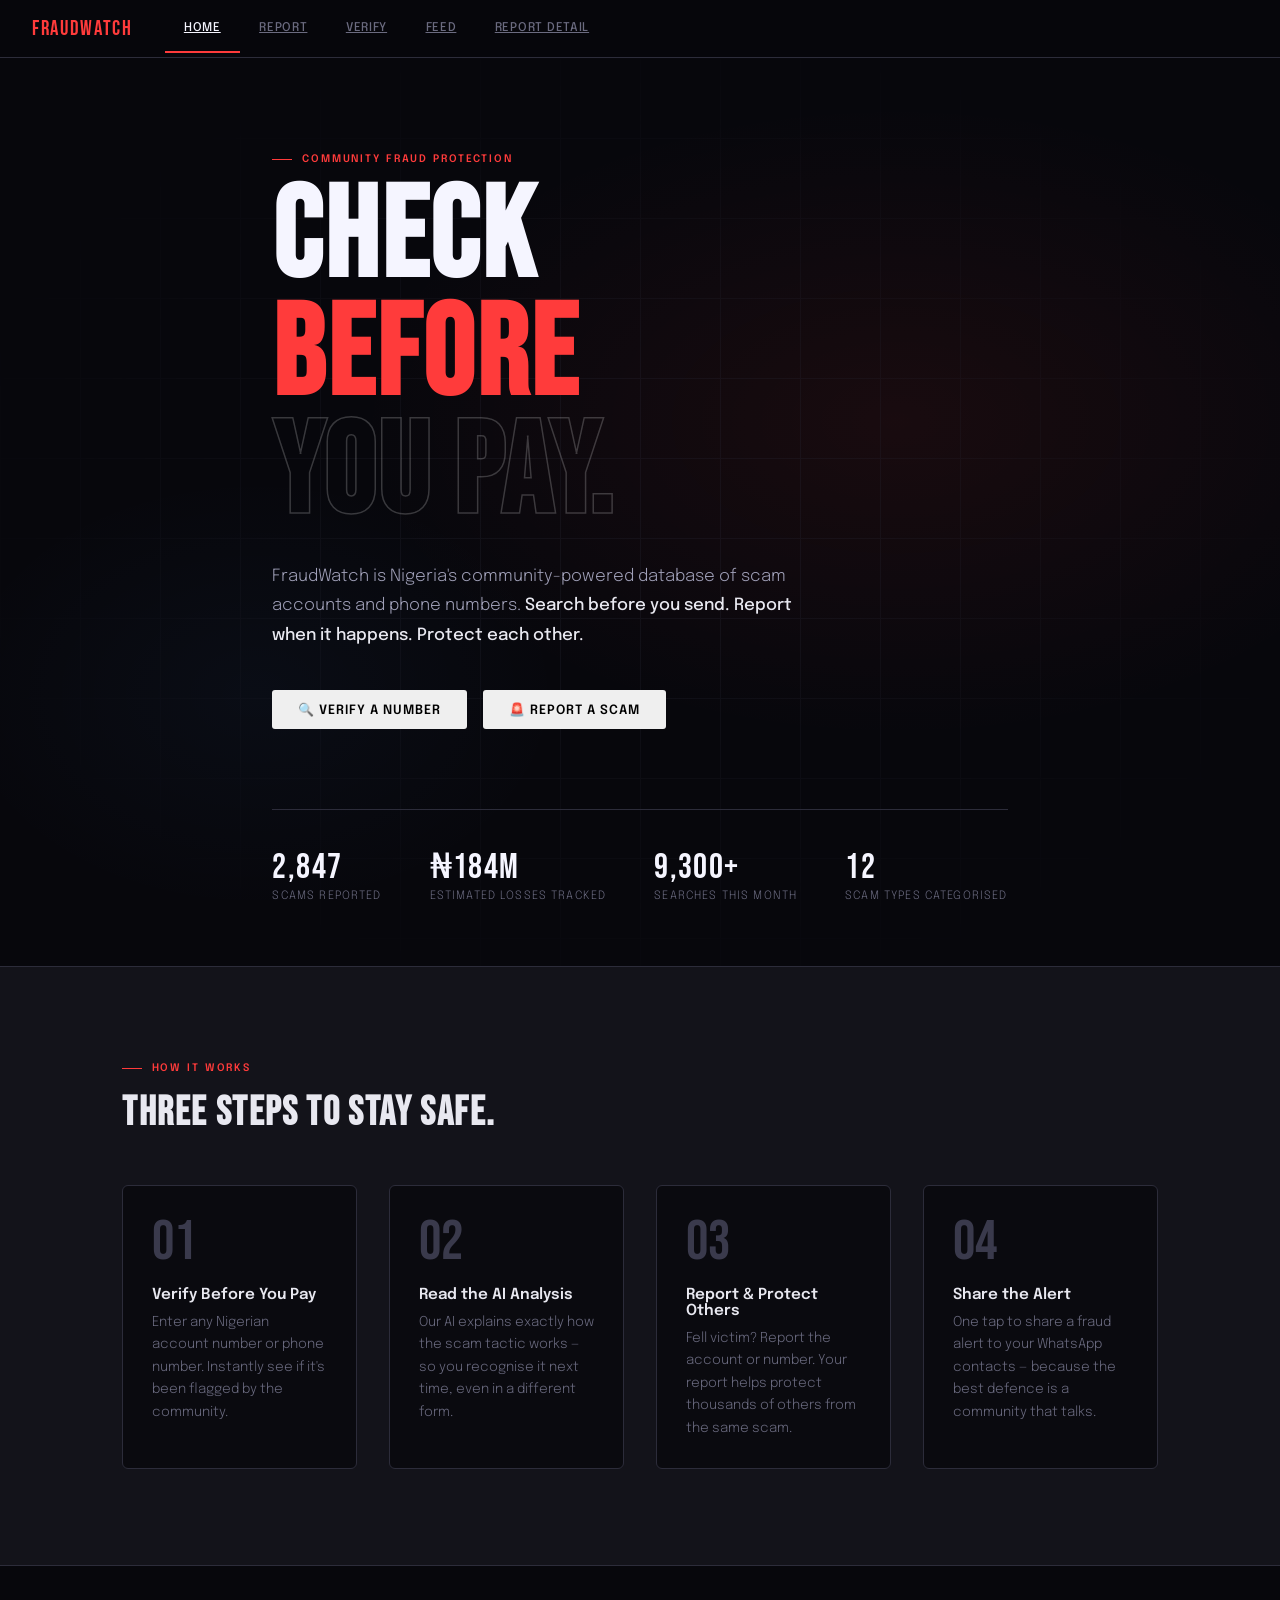
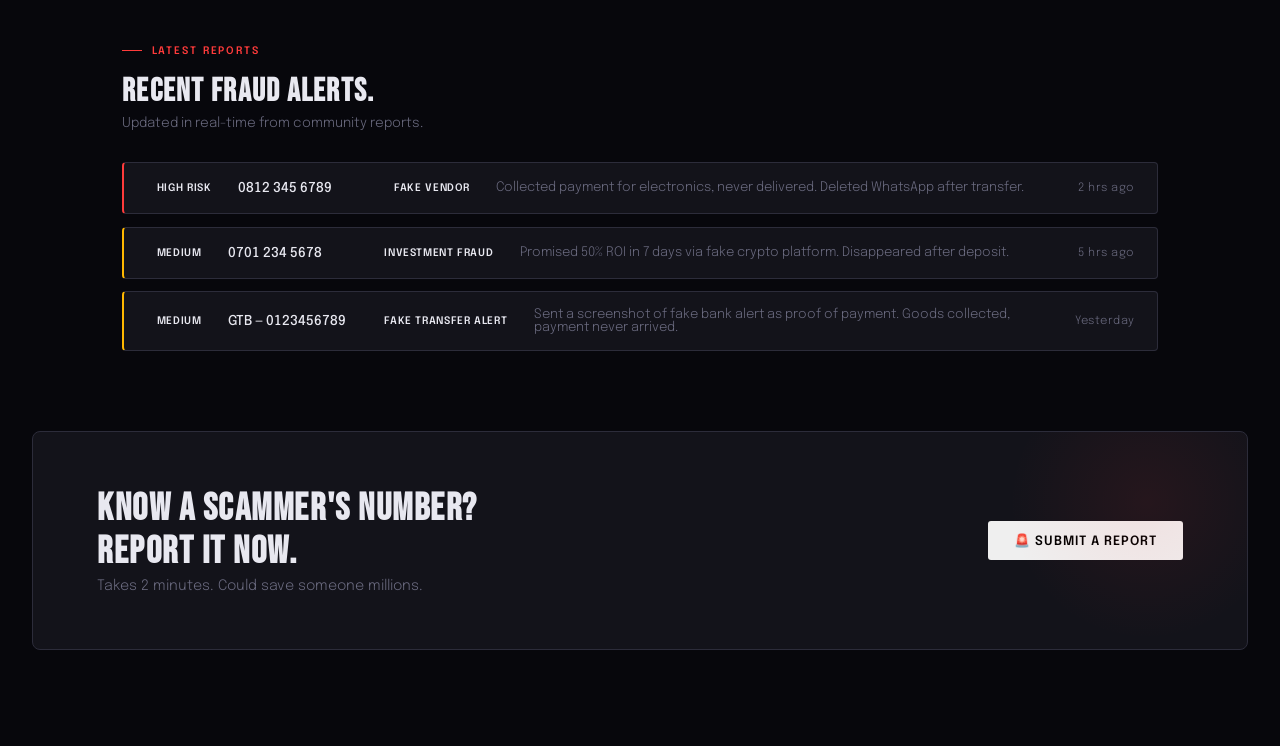
<file: index.html>
<!DOCTYPE html>
<html lang="en">
<head>
    <meta charset="UTF-8">
    <meta name="viewport" content="width=device-width, initial-scale=1.0">
    <title>Fraudwatch</title>
    <link rel="stylesheet" href="fraudwatch.css">
    <link href="https://fonts.googleapis.com/css2?family=Bebas+Neue&family=Epilogue:ital,wght@0,300;0,400;0,500;0,600;1,300;1,400&display=swap" rel="stylesheet"/>
</head>
<body>
    <!-- ── NAV ── -->

<nav class="page-nav">
  <div class="nav-logo">FraudWatch</div>
  <a class="nav-tab active" href="index.html">Home</a>
  <a class="nav-tab" href="report.html">Report</a>
  <a class="nav-tab" href="verify.html">Verify</a>
  <a class="nav-tab" href="feed.html">Feed</a>
  <a class="nav-tab" href="report-detail.html">Report Detail</a>
</nav>

    <div id="page-landing" class="page active">

  <section class="hero">
    <div class="hero-bg"></div>
    <div class="hero-grid-lines"></div>
    <div class="container hero-inner">
      <div class="eyebrow">Community fraud protection</div>
      <h1 class="hero-title">
        Check<br>
        <em>Before</em><br>
        <span class="outline">You Pay.</span>
      </h1>
      <p class="hero-sub">
        FraudWatch is Nigeria's community-powered database of scam accounts and phone numbers.
        <strong>Search before you send. Report when it happens. Protect each other.</strong>
      </p>
      <div class="hero-actions">
        <button class="btn btn--primary" onclick="showPage('verify', document.querySelectorAll('.nav-tab')[2])">🔍 Verify a Number</button>
        <button class="btn btn--ghost" onclick="showPage('report', document.querySelectorAll('.nav-tab')[1])">🚨 Report a Scam</button>
      </div>
      <div class="hero-stats">
        <div class="stat-item">
          <span class="stat-num">2,847</span>
          <span class="stat-label">Scams Reported</span>
        </div>
        <div class="stat-item">
          <span class="stat-num">₦184M</span>
          <span class="stat-label">Estimated Losses Tracked</span>
        </div>
        <div class="stat-item">
          <span class="stat-num">9,300+</span>
          <span class="stat-label">Searches This Month</span>
        </div>
        <div class="stat-item">
          <span class="stat-num">12</span>
          <span class="stat-label">Scam Types Categorised</span>
        </div>
      </div>
    </div>
  </section>

  <section class="how-section">
    <div class="container">
      <div class="eyebrow">How it works</div>
      <h2 style="font-family:'Bebas Neue',sans-serif;font-size:2.5rem;letter-spacing:0.04em;">Three steps to stay safe.</h2>
      <div class="steps-grid">
        <div class="step-card">
          <div class="step-num">01</div>
          <h3>Verify Before You Pay</h3>
          <p>Enter any Nigerian account number or phone number. Instantly see if it's been flagged by the community.</p>
        </div>
        <div class="step-card">
          <div class="step-num">02</div>
          <h3>Read the AI Analysis</h3>
          <p>Our AI explains exactly how the scam tactic works — so you recognise it next time, even in a different form.</p>
        </div>
        <div class="step-card">
          <div class="step-num">03</div>
          <h3>Report & Protect Others</h3>
          <p>Fell victim? Report the account or number. Your report helps protect thousands of others from the same scam.</p>
        </div>
        <div class="step-card">
            <div class="step-num">04</div>
          <h3>Share the Alert</h3>
          <p>One tap to share a fraud alert to your WhatsApp contacts — because the best defence is a community that talks.</p>
        </div>
      </div>
    </div>
  </section>

  <section class="alerts-strip">
    <div class="container">
      <div class="eyebrow">Latest reports</div>
      <h2 style="font-family:'Bebas Neue',sans-serif;font-size:2rem;letter-spacing:0.04em;margin-bottom:0.3rem;">Recent fraud alerts.</h2>
      <p style="font-size:0.85rem;color:var(--muted);margin-bottom:1.5rem;">Updated in real-time from community reports.</p>
      <div class="alerts-list">
        <div class="alert-row">
          <span class="chip chip--high">High Risk</span>
          <span class="alert-num">0812 345 6789</span>
          <span class="chip chip--cat">Fake Vendor</span>
          <span class="alert-desc">Collected payment for electronics, never delivered. Deleted WhatsApp after transfer.</span>
          <span class="alert-time">2 hrs ago</span>
        </div>
        <div class="alert-row">
          <span class="chip chip--medium">Medium</span>
          <span class="alert-num">0701 234 5678</span>
          <span class="chip chip--cat">Investment Fraud</span>
          <span class="alert-desc">Promised 50% ROI in 7 days via fake crypto platform. Disappeared after deposit.</span>
          <span class="alert-time">5 hrs ago</span>
        </div>
        <div class="alert-row">
          <span class="chip chip--medium">Medium</span>
          <span class="alert-num">GTB — 0123456789</span>
          <span class="chip chip--cat">Fake Transfer Alert</span>
          <span class="alert-desc">Sent a screenshot of fake bank alert as proof of payment. Goods collected, payment never arrived.</span>
          <span class="alert-time">Yesterday</span>
        </div>
      </div>
    </div>
  </section>

  <div class="cta-banner">
    <div>
      <h2>Know a scammer's number?<br>Report it now.</h2>
      <p>Takes 2 minutes. Could save someone millions.</p>
    </div>
    <button class="btn btn--primary" onclick="showPage('report', document.querySelectorAll('.nav-tab')[1])">🚨 Submit a Report</button>
  </div>

</div>

<!-- ════════════════════════════════════
     PAGE 2 — REPORT A SCAM
════════════════════════════════════ -->

<div id="page-report" class="page">

  <div class="report-header">
    <div class="eyebrow">Report a Scam</div>
    <h1 class="page-title">Tell us what happened.</h1>
    <p class="page-sub">Your report is anonymous and helps protect the entire community. Be as specific as possible — details matter.</p>
  </div>

  <div class="report-layout">


<div>
  <!-- Step 1 -->
  <div class="form-card" style="margin-bottom:1.2rem;">
    <h3>Step 1 — Scammer's Contact Details</h3>
    <div class="input-row">
      <div class="form-group">
        <label class="form-label">Phone Number</label>
        <input class="form-input" type="text" placeholder="e.g. 0812 345 6789"/>
      </div>
      <div class="form-group">
        <label class="form-label">Account Number (if known)</label>
        <input class="form-input" type="text" placeholder="10-digit account number"/>
      </div>
    </div>
    <div class="input-row">
      <div class="form-group">
        <label class="form-label">Bank Name</label>
        <select class="form-select">
          <option value="">Select bank…</option>
          <option>GTBank</option>
          <option>Access Bank</option>
          <option>Opay</option>
          <option>Moniepoint</option>
          <option>Kuda</option>
          <option>First Bank</option>
          <option>Zenith Bank</option>
          <option>Other</option>
        </select>
      </div>
      <div class="form-group">
        <label class="form-label">Account Name (if known)</label>
        <input class="form-input" type="text" placeholder="Name on the account"/>
      </div>
    </div>
  </div>

  <!-- Step 2 -->
  <div class="form-card" style="margin-bottom:1.2rem;">
    <h3>Step 2 — Type of Scam</h3>
    <label class="form-label" style="margin-bottom:0.8rem;display:block;">Select the category that best describes what happened</label>
    <div class="category-grid">
      <button class="cat-btn selected">🛍️ Fake Vendor / Seller</button>
      <button class="cat-btn">📲 OTP / SIM Theft</button>
      <button class="cat-btn">📈 Investment Fraud</button>
      <button class="cat-btn">🏦 Fake Transfer Alert</button>
      <button class="cat-btn">💼 Job Scam</button>
      <button class="cat-btn">🏠 Rental Fraud</button>
      <button class="cat-btn">🎁 Prize / Lottery Scam</button>
      <button class="cat-btn">❓ Other</button>
    </div>
  </div>

  <!-- Step 3 -->
  <div class="form-card" style="margin-bottom:1.2rem;">
    <h3>Step 3 — What Happened</h3>
    <div class="form-group">
      <label class="form-label">Describe the scam</label>
      <textarea class="form-textarea" placeholder="Describe what happened in detail. E.g. 'I paid ₦45,000 for a laptop advertised on Instagram. After I sent the money to their Moniepoint account, they blocked me on WhatsApp and Instagram...'"></textarea>
    </div>
    <div class="input-row">
      <div class="form-group">
        <label class="form-label">Amount Lost (₦)</label>
        <input class="form-input" type="number" placeholder="e.g. 45000"/>
      </div>
      <div class="form-group">
        <label class="form-label">Date Scam Occurred</label>
        <input class="form-input" type="date"/>
      </div>
    </div>
    <div class="form-group">
      <label class="form-label">Platform Used (optional)</label>
      <input class="form-input" type="text" placeholder="e.g. WhatsApp, Instagram DM, Phone call, Jiji, Facebook Marketplace…"/>
    </div>
  </div>

  <button class="btn btn--primary" style="width:100%;justify-content:center;padding:1rem;">Submit Report →</button>
</div>

<!-- Sidebar -->
<div class="sidebar-tip">
  <h4>Tips for a strong report</h4>

  <div class="tip-item">
    <div class="tip-icon">📱</div>
    <p class="tip-text"><strong>Phone number is most important.</strong> Even if you don't have the account number, a phone number is enough to flag someone.</p>
  </div>
  <div class="tip-item">
    <div class="tip-icon">🔢</div>
    <p class="tip-text"><strong>Account name matters.</strong> Fraudsters reuse names across accounts — it helps us link related reports.</p>
  </div>
  <div class="tip-item">
    <div class="tip-icon">📝</div>
    <p class="tip-text"><strong>Be specific in your description.</strong> The AI uses your words to explain the tactic to others — the more detail, the better the warning.</p>
  </div>
  <div class="tip-item">
    <div class="tip-icon">🔒</div>
    <p class="tip-text"><strong>Your identity is never shown.</strong> Reports are posted anonymously. We only store what you type here.</p>
  </div>

  <div class="privacy-note">
    🔒 Your report is anonymous. We do not collect your name, email, or device information. Only the scammer's details and your description are stored.
  </div>
</div>


  </div>
</div>

    
</body>
</html>
</file>
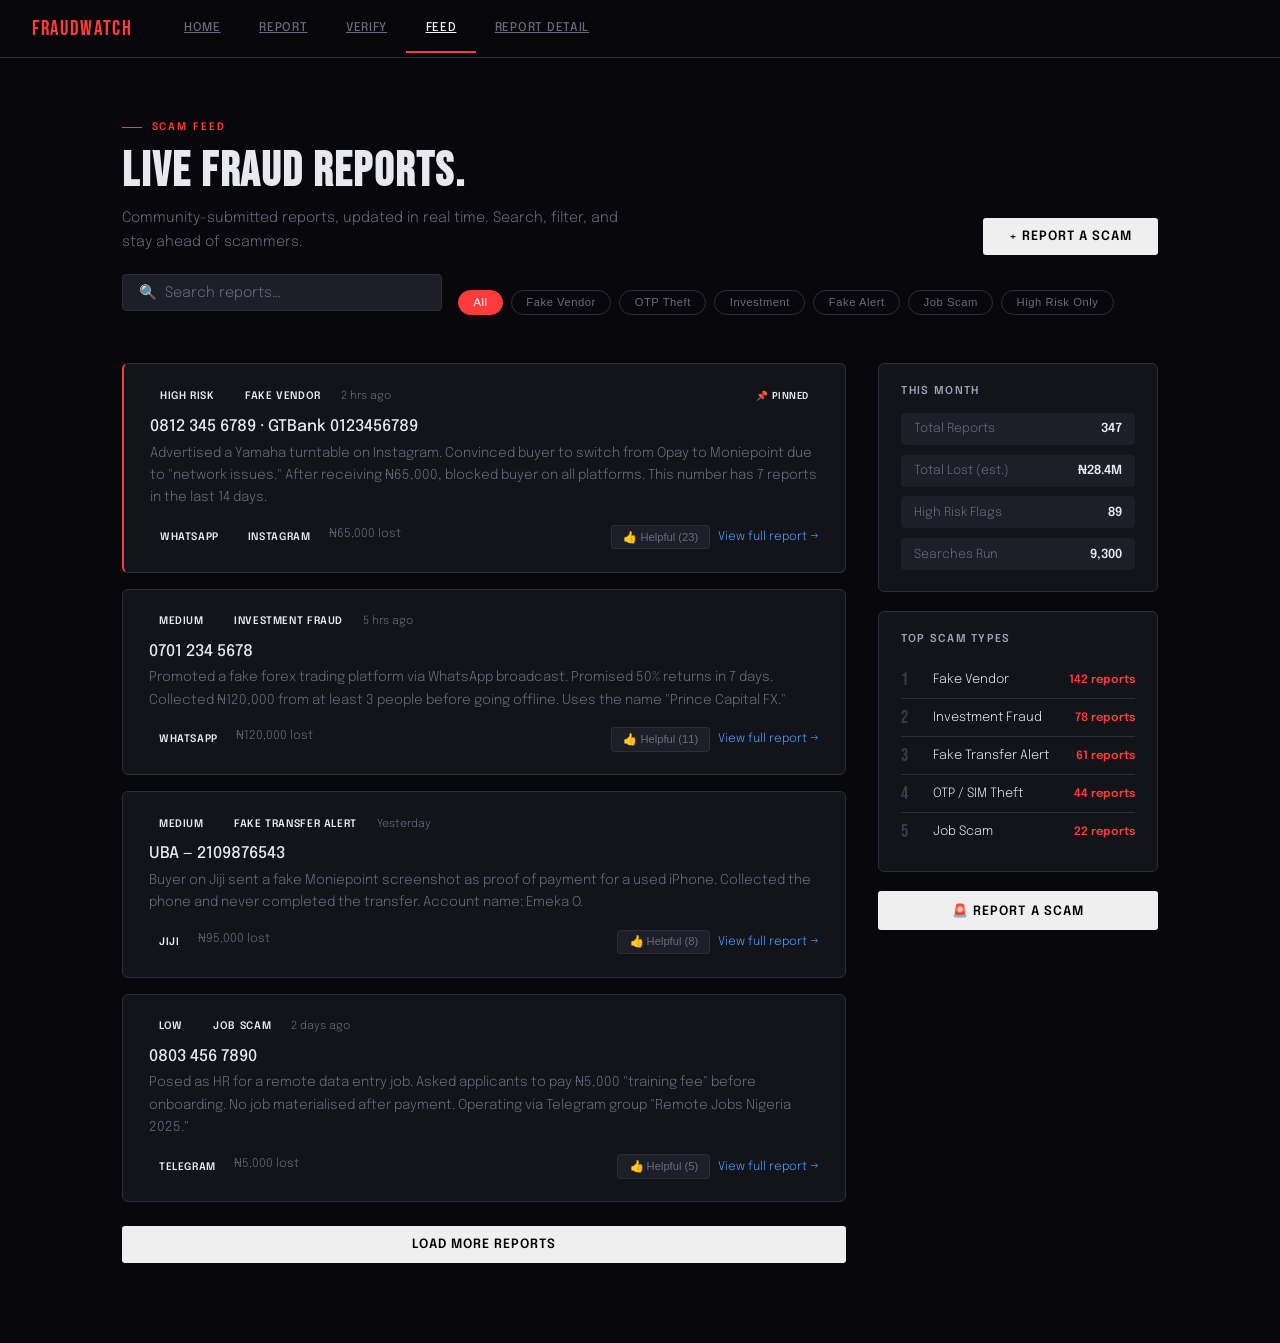
<file: feed.html>
<!DOCTYPE html>
<html lang="en">
<head>
    <meta charset="UTF-8">
    <meta name="viewport" content="width=device-width, initial-scale=1.0">
    <title>Fraudwatch|Feed</title>
    <link href="https://fonts.googleapis.com/css2?family=Bebas+Neue&family=Epilogue:ital,wght@0,300;0,400;0,500;0,600;1,300;1,400&display=swap" rel="stylesheet"/>
    <link rel="stylesheet" href="fraudwatch.css">
</head>
<body>

    <nav class="page-nav">
  <div class="nav-logo">FraudWatch</div>
  <a class="nav-tab" href="index.html">Home</a>
  <a class="nav-tab" href="report.html">Report</a>
  <a class="nav-tab" href="verify.html">Verify</a>
  <a class="nav-tab active" href="feed.html">Feed</a>
  <a class="nav-tab" href="report-detail.html">Report Detail</a>
</nav>
    <div id="page-feed" class="page active">

        <!-- hero-section -->
  <div class="feed-header">
    <div>
      <div class="eyebrow">Scam Feed</div>
      <h1 class="page-title" style="font-size:clamp(2rem,4vw,3rem);">Live fraud reports.</h1>
      <p class="page-sub">Community-submitted reports, updated in real time. Search, filter, and stay ahead of scammers.</p>
    </div>
    <button class="btn btn--primary" onclick="showPage('report', document.querySelectorAll('.nav-tab')[1])">+ Report a Scam</button>
  </div>

  <div style="padding: 1rem 2rem 0; max-width:1100px; margin:0 auto;">
    <div style="display:flex;gap:1rem;align-items:center;flex-wrap:wrap;">
      <input class="form-input" style="max-width:320px;padding:0.65rem 1rem;" type="text" placeholder="🔍  Search reports…"/>
      <div class="feed-filters">
        <button class="filter-pill active">All</button>
        <button class="filter-pill">Fake Vendor</button>
        <button class="filter-pill">OTP Theft</button>
        <button class="filter-pill">Investment</button>
        <button class="filter-pill">Fake Alert</button>
        <button class="filter-pill">Job Scam</button>
        <button class="filter-pill">High Risk Only</button>
      </div>
    </div>
  </div>

  <div class="feed-layout">
    <div class="feed-list">


  <!-- Card 1 -->
  <div class="feed-card pinned">
    <div class="feed-card-top">
      <div class="feed-card-meta">
        <span class="chip chip--high">High Risk</span>
        <span class="chip chip--cat">Fake Vendor</span>
        <span class="feed-card-time">2 hrs ago</span>
      </div>
      <span class="chip chip--cat" style="font-size:0.6rem;">📌 Pinned</span>
    </div>
    <div class="feed-number">0812 345 6789 · GTBank 0123456789</div>
    <p class="feed-desc">Advertised a Yamaha turntable on Instagram. Convinced buyer to switch from Opay to Moniepoint due to "network issues." After receiving ₦65,000, blocked buyer on all platforms. This number has 7 reports in the last 14 days.</p>
    <div class="feed-card-footer">
      <div style="display:flex;gap:0.5rem;flex-wrap:wrap;">
        <span class="chip chip--cat">WhatsApp</span>
        <span class="chip chip--cat">Instagram</span>
        <span style="font-size:0.75rem;color:var(--muted);">₦65,000 lost</span>
      </div>
      <div class="vote-row">
        <button class="vote-btn">👍 Helpful (23)</button>
        <span class="view-link" onclick="showPage('detail', document.querySelectorAll('.nav-tab')[4])">View full report →</span>
      </div>
    </div>
  </div>

  <!-- Card 2 -->
  <div class="feed-card">
    <div class="feed-card-top">
      <div class="feed-card-meta">
        <span class="chip chip--medium">Medium</span>
        <span class="chip chip--cat">Investment Fraud</span>
        <span class="feed-card-time">5 hrs ago</span>
      </div>
    </div>
    <div class="feed-number">0701 234 5678</div>
    <p class="feed-desc">Promoted a fake forex trading platform via WhatsApp broadcast. Promised 50% returns in 7 days. Collected ₦120,000 from at least 3 people before going offline. Uses the name "Prince Capital FX."</p>
    <div class="feed-card-footer">
      <div style="display:flex;gap:0.5rem;flex-wrap:wrap;">
        <span class="chip chip--cat">WhatsApp</span>
        <span style="font-size:0.75rem;color:var(--muted);">₦120,000 lost</span>
      </div>
      <div class="vote-row">
        <button class="vote-btn">👍 Helpful (11)</button>
        <span class="view-link">View full report →</span>
      </div>
    </div>
  </div>

  <!-- Card 3 -->
  <div class="feed-card">
    <div class="feed-card-top">
      <div class="feed-card-meta">
        <span class="chip chip--medium">Medium</span>
        <span class="chip chip--cat">Fake Transfer Alert</span>
        <span class="feed-card-time">Yesterday</span>
      </div>
    </div>
    <div class="feed-number">UBA — 2109876543</div>
    <p class="feed-desc">Buyer on Jiji sent a fake Moniepoint screenshot as proof of payment for a used iPhone. Collected the phone and never completed the transfer. Account name: Emeka O.</p>
    <div class="feed-card-footer">
      <div style="display:flex;gap:0.5rem;flex-wrap:wrap;">
        <span class="chip chip--cat">Jiji</span>
        <span style="font-size:0.75rem;color:var(--muted);">₦95,000 lost</span>
      </div>
      <div class="vote-row">
        <button class="vote-btn">👍 Helpful (8)</button>
        <span class="view-link">View full report →</span>
      </div>
    </div>
  </div>

  <!-- Card 4 -->
  <div class="feed-card">
    <div class="feed-card-top">
      <div class="feed-card-meta">
        <span class="chip chip--low">Low</span>
        <span class="chip chip--cat">Job Scam</span>
        <span class="feed-card-time">2 days ago</span>
      </div>
    </div>
    <div class="feed-number">0803 456 7890</div>
    <p class="feed-desc">Posed as HR for a remote data entry job. Asked applicants to pay ₦5,000 "training fee" before onboarding. No job materialised after payment. Operating via Telegram group "Remote Jobs Nigeria 2025."</p>
    <div class="feed-card-footer">
      <div style="display:flex;gap:0.5rem;flex-wrap:wrap;">
        <span class="chip chip--cat">Telegram</span>
        <span style="font-size:0.75rem;color:var(--muted);">₦5,000 lost</span>
      </div>
      <div class="vote-row">
        <button class="vote-btn">👍 Helpful (5)</button>
        <span class="view-link">View full report →</span>
      </div>
    </div>
  </div>

  <!-- Load more -->
  <button class="btn btn--ghost" style="width:100%;justify-content:center;margin-top:0.5rem;">Load more reports</button>
</div>

<!-- Sidebar -->
<div class="feed-sidebar">
  <div class="sidebar-card">
    <h4>This Month</h4>
    <div class="stat-pill-row">
      <div class="stat-pill">
        <span class="stat-pill-label">Total Reports</span>
        <span class="stat-pill-val">347</span>
      </div>
      <div class="stat-pill">
        <span class="stat-pill-label">Total Lost (est.)</span>
        <span class="stat-pill-val">₦28.4M</span>
      </div>
      <div class="stat-pill">
        <span class="stat-pill-label">High Risk Flags</span>
        <span class="stat-pill-val">89</span>
      </div>
      <div class="stat-pill">
        <span class="stat-pill-label">Searches Run</span>
        <span class="stat-pill-val">9,300</span>
      </div>
    </div>
  </div>

  <div class="sidebar-card">
    <h4>Top Scam Types</h4>
    <div>
      <div class="top-scam-row">
        <span class="top-scam-rank">1</span>
        <span class="top-scam-name">Fake Vendor</span>
        <span class="top-scam-count">142 reports</span>
      </div>
      <div class="top-scam-row">
        <span class="top-scam-rank">2</span>
        <span class="top-scam-name">Investment Fraud</span>
        <span class="top-scam-count">78 reports</span>
      </div>
      <div class="top-scam-row">
        <span class="top-scam-rank">3</span>
        <span class="top-scam-name">Fake Transfer Alert</span>
        <span class="top-scam-count">61 reports</span>
      </div>
      <div class="top-scam-row">
        <span class="top-scam-rank">4</span>
        <span class="top-scam-name">OTP / SIM Theft</span>
        <span class="top-scam-count">44 reports</span>
      </div>
      <div class="top-scam-row">
        <span class="top-scam-rank">5</span>
        <span class="top-scam-name">Job Scam</span>
        <span class="top-scam-count">22 reports</span>
      </div>
    </div>
  </div>

  <button class="btn btn--primary" style="width:100%;justify-content:center;" onclick="showPage('report', document.querySelectorAll('.nav-tab')[1])">🚨 Report a Scam</button>
</div>


  </div>
</div>
</body>
</html>
</file>
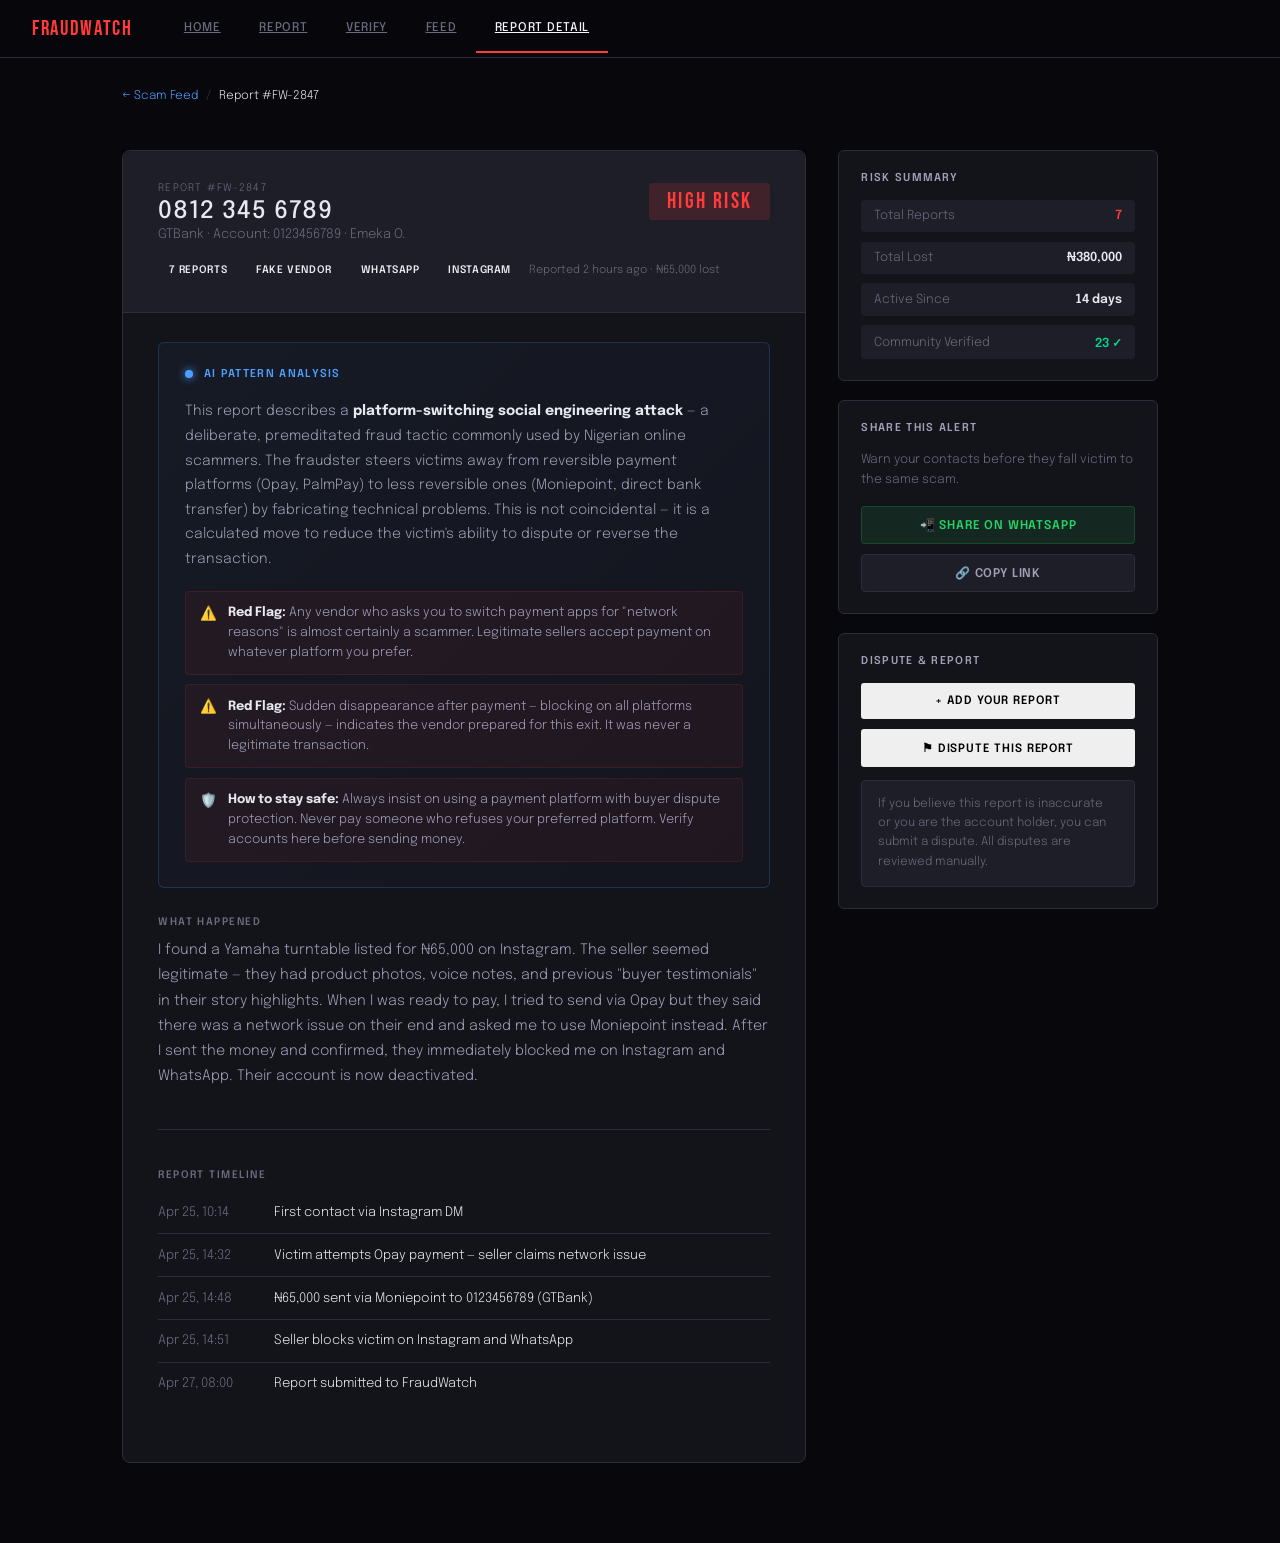
<file: report-detail.html>
<!DOCTYPE html>
<html lang="en">
<head>
    <meta charset="UTF-8">
    <meta name="viewport" content="width=device-width, initial-scale=1.0">
    <title>Fraudwatch|Report Detail</title>
    <link href="https://fonts.googleapis.com/css2?family=Bebas+Neue&family=Epilogue:ital,wght@0,300;0,400;0,500;0,600;1,300;1,400&display=swap" rel="stylesheet"/>
    <link rel="stylesheet" href="fraudwatch.css">
</head>
<body>
    <nav class="page-nav">
  <div class="nav-logo">FraudWatch</div>
  <a class="nav-tab" href="index.html">Home</a>
  <a class="nav-tab" href="report.html">Report</a>
  <a class="nav-tab" href="verify.html">Verify</a>
  <a class="nav-tab" href="feed.html">Feed</a>
  <a class="nav-tab active" href="report-detail.html">Report Detail</a>
</nav>

    
    <div id="page-detail" class="page active">

  <div class="breadcrumb">
    <span style="cursor:pointer;color:var(--info);" onclick="showPage('feed', document.querySelectorAll('.nav-tab')[3])">← Scam Feed</span>
    <span style="color:var(--border2);">/</span>
    <span>Report #FW-2847</span>
  </div>

  <div class="detail-layout">


<div>
  <div class="detail-main-card">
    <div class="detail-card-header">
      <div class="detail-card-header-top">
        <div>
          <div style="font-size:0.65rem;letter-spacing:0.12em;text-transform:uppercase;color:var(--muted);margin-bottom:0.4rem;">Report #FW-2847</div>
          <div class="detail-number">0812 345 6789</div>
          <div style="font-size:0.82rem;color:var(--muted);margin-top:0.2rem;">GTBank · Account: 0123456789 · Emeka O.</div>
        </div>
        <span class="risk-pill risk-high" style="font-family:'Bebas Neue',sans-serif;font-size:1.4rem;padding:0.3rem 1.1rem;border-radius:3px;">HIGH RISK</span>
      </div>
      <div class="detail-meta-chips">
        <span class="chip chip--high">7 Reports</span>
        <span class="chip chip--cat">Fake Vendor</span>
        <span class="chip chip--cat">WhatsApp</span>
        <span class="chip chip--cat">Instagram</span>
        <span style="font-size:0.7rem;color:var(--muted);padding:0.25rem 0;">Reported 2 hours ago · ₦65,000 lost</span>
      </div>
    </div>

    <div class="detail-card-body">

      <!-- AI Analysis -->
      <div class="ai-analysis">
        <div class="ai-header">
          <div class="ai-dot"></div>
          <span class="ai-header-text">AI Pattern Analysis</span>
        </div>
        <p class="ai-tactic">
          This report describes a <strong style="color:var(--text);">platform-switching social engineering attack</strong> — a deliberate, premeditated fraud tactic commonly used by Nigerian online scammers. The fraudster steers victims away from reversible payment platforms (Opay, PalmPay) to less reversible ones (Moniepoint, direct bank transfer) by fabricating technical problems. This is not coincidental — it is a calculated move to reduce the victim's ability to dispute or reverse the transaction.
        </p>
        <div class="warning-list">
          <div class="warning-item">
            <span class="warning-icon">⚠️</span>
            <p class="warning-text"><strong style="color:var(--text);">Red Flag:</strong> Any vendor who asks you to switch payment apps for "network reasons" is almost certainly a scammer. Legitimate sellers accept payment on whatever platform you prefer.</p>
          </div>
          <div class="warning-item">
            <span class="warning-icon">⚠️</span>
            <p class="warning-text"><strong style="color:var(--text);">Red Flag:</strong> Sudden disappearance after payment — blocking on all platforms simultaneously — indicates the vendor prepared for this exit. It was never a legitimate transaction.</p>
          </div>
          <div class="warning-item">
            <span class="warning-icon">🛡️</span>
            <p class="warning-text"><strong style="color:var(--text);">How to stay safe:</strong> Always insist on using a payment platform with buyer dispute protection. Never pay someone who refuses your preferred platform. Verify accounts here before sending money.</p>
          </div>
        </div>
      </div>

      <!-- Description -->
      <div class="detail-section">
        <div class="detail-section-title">What happened</div>
        <p>I found a Yamaha turntable listed for ₦65,000 on Instagram. The seller seemed legitimate — they had product photos, voice notes, and previous "buyer testimonials" in their story highlights. When I was ready to pay, I tried to send via Opay but they said there was a network issue on their end and asked me to use Moniepoint instead. After I sent the money and confirmed, they immediately blocked me on Instagram and WhatsApp. Their account is now deactivated.</p>
      </div>

      <div class="divider"></div>

      <!-- Timeline -->
      <div class="detail-section">
        <div class="detail-section-title">Report Timeline</div>
        <div>
          <div class="timeline-entry">
            <span class="timeline-entry-time">Apr 25, 10:14</span>
            <span class="timeline-entry-event">First contact via Instagram DM</span>
          </div>
          <div class="timeline-entry">
            <span class="timeline-entry-time">Apr 25, 14:32</span>
            <span class="timeline-entry-event">Victim attempts Opay payment — seller claims network issue</span>
          </div>
          <div class="timeline-entry">
            <span class="timeline-entry-time">Apr 25, 14:48</span>
            <span class="timeline-entry-event">₦65,000 sent via Moniepoint to 0123456789 (GTBank)</span>
          </div>
          <div class="timeline-entry">
            <span class="timeline-entry-time">Apr 25, 14:51</span>
            <span class="timeline-entry-event">Seller blocks victim on Instagram and WhatsApp</span>
          </div>
          <div class="timeline-entry">
            <span class="timeline-entry-time">Apr 27, 08:00</span>
            <span class="timeline-entry-event">Report submitted to FraudWatch</span>
          </div>
        </div>
      </div>

    </div>
  </div>
</div>

<!-- Detail Sidebar -->
<div class="detail-sidebar">

  <div class="sidebar-card">
    <h4>Risk Summary</h4>
    <div class="stat-pill-row">
      <div class="stat-pill">
        <span class="stat-pill-label">Total Reports</span>
        <span class="stat-pill-val" style="color:var(--signal);">7</span>
      </div>
      <div class="stat-pill">
        <span class="stat-pill-label">Total Lost</span>
        <span class="stat-pill-val">₦380,000</span>
      </div>
      <div class="stat-pill">
        <span class="stat-pill-label">Active Since</span>
        <span class="stat-pill-val">14 days</span>
      </div>
      <div class="stat-pill">
        <span class="stat-pill-label">Community Verified</span>
        <span class="stat-pill-val" style="color:var(--safe);">23 ✓</span>
      </div>
    </div>
  </div>

  <div class="sidebar-card">
    <h4>Share This Alert</h4>
    <p style="font-size:0.78rem;color:var(--muted);margin-bottom:1rem;line-height:1.6;">Warn your contacts before they fall victim to the same scam.</p>
    <div class="share-buttons">
      <button class="share-btn share-whatsapp">📲 Share on WhatsApp</button>
      <button class="share-btn share-copy">🔗 Copy Link</button>
    </div>
  </div>

  <div class="sidebar-card">
    <h4>Dispute & Report</h4>
    <div style="display:flex;flex-direction:column;gap:0.6rem;">
      <button class="btn btn--primary" style="width:100%;justify-content:center;font-size:0.72rem;">+ Add Your Report</button>
      <button class="btn btn--ghost" style="width:100%;justify-content:center;font-size:0.72rem;">⚑ Dispute This Report</button>
    </div>
    <div class="reporter-note" style="margin-top:0.8rem;">
      If you believe this report is inaccurate or you are the account holder, you can submit a dispute. All disputes are reviewed manually.
    </div>
  </div>

</div>


  </div>
</div>

<script>
function showPage(id, tab) {
  document.querySelectorAll('.page').forEach(p => p.classList.remove('active'));
  document.querySelectorAll('.nav-tab').forEach(t => t.classList.remove('active'));
  document.getElementById('page-' + id).classList.add('active');
  if (tab) tab.classList.add('active');
  window.scrollTo({ top: 0, behavior: 'smooth' });
}

// Category button toggle
document.querySelectorAll('.cat-btn').forEach(btn => {
  btn.addEventListener('click', () => {
    btn.closest('.category-grid').querySelectorAll('.cat-btn').forEach(b => b.classList.remove('selected'));
    btn.classList.add('selected');
  });
});

// Search tab toggle
document.querySelectorAll('.search-tab').forEach(tab => {
  tab.addEventListener('click', () => {
    tab.closest('.search-tabs').querySelectorAll('.search-tab').forEach(t => t.classList.remove('active'));
    tab.classList.add('active');
  });
});

// Feed filter toggle
document.querySelectorAll('.filter-pill').forEach(pill => {
  pill.addEventListener('click', () => {
    pill.closest('.feed-filters').querySelectorAll('.filter-pill').forEach(p => p.classList.remove('active'));
    pill.classList.add('active');
  });
});
</script>

</body>
</html>
</file>
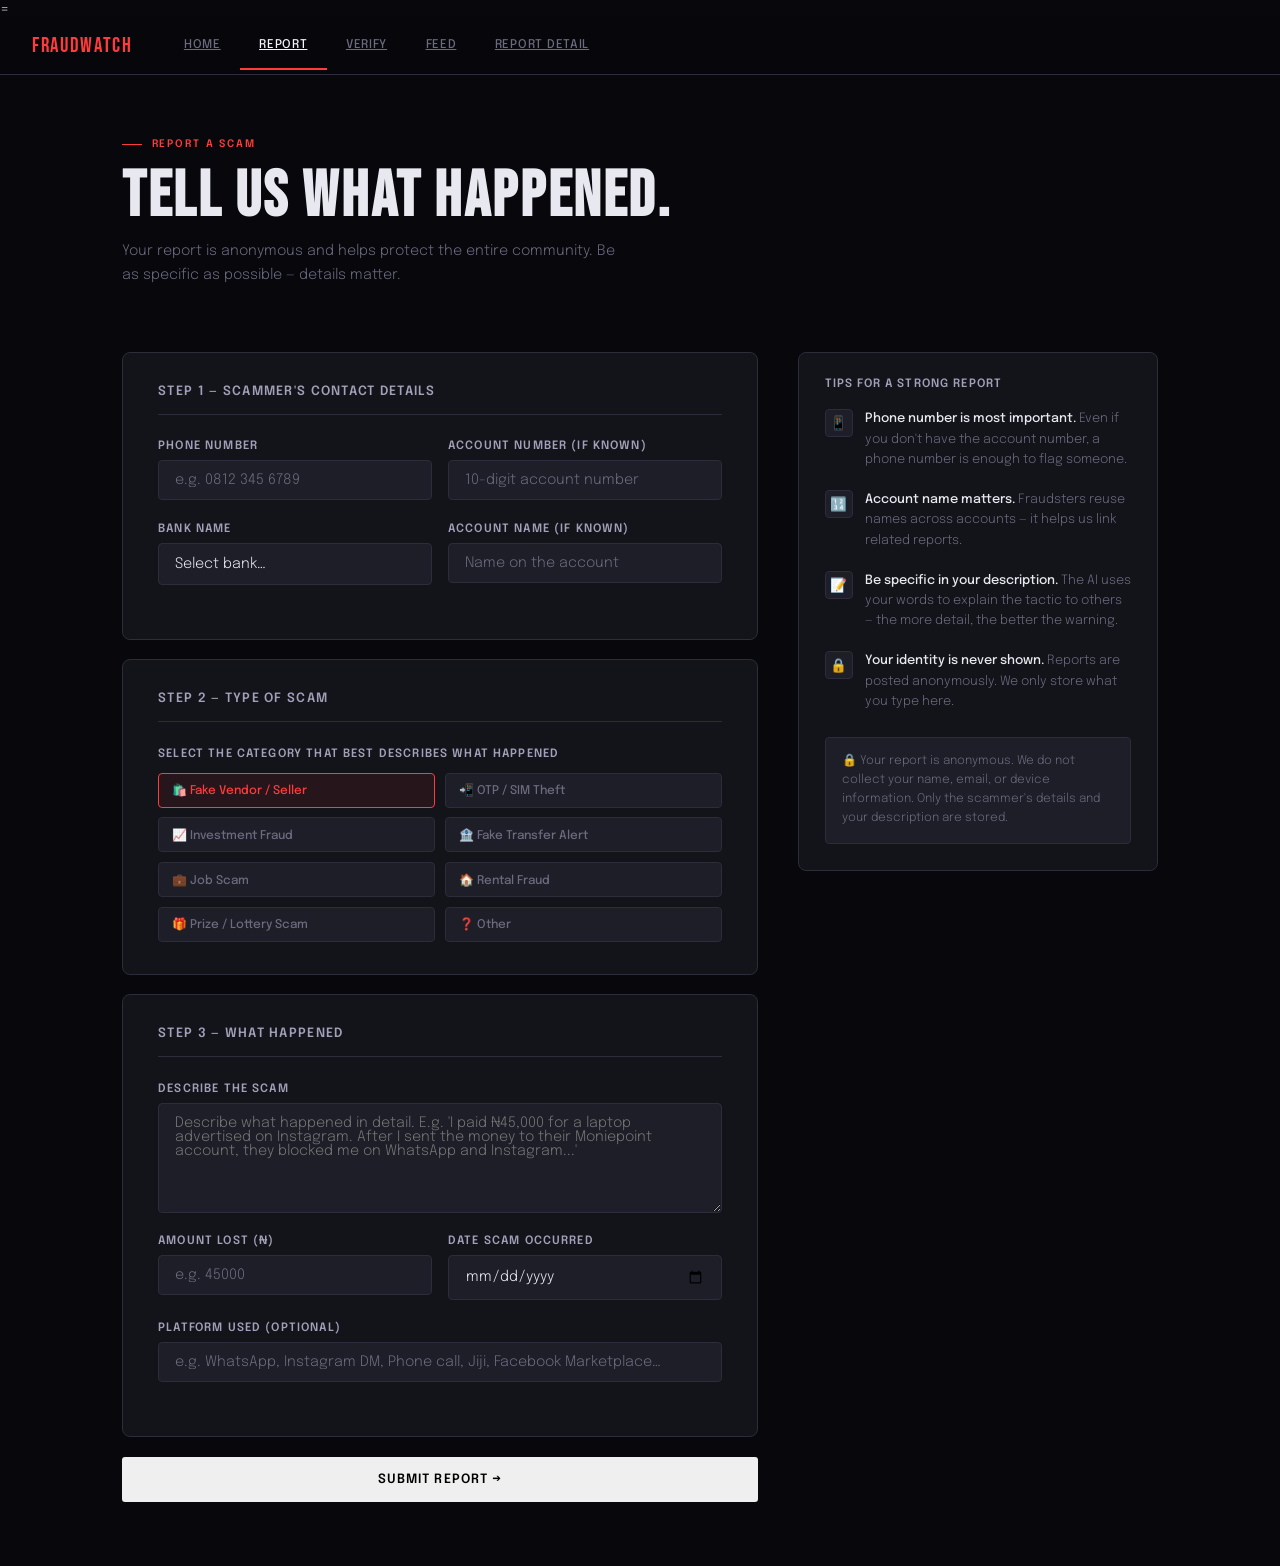
<file: report.html>
<!DOCTYPE html>
<html lang="en">

<head>
    <meta charset="UTF-8">
    <meta name="viewport" content="width=device-width, initial-scale=1.0">
    <title>Fraudwatch|Report</title>
    <link href="https://fonts.googleapis.com/css2?family=Bebas+Neue&family=Epilogue:ital,wght@0,300;0,400;0,500;0,600;1,300;1,400&display=swap" rel="stylesheet"/>
    <link rel="stylesheet" href="fraudwatch.css">
</head>

<body>

     <!-- ── NAV ── -->=
<nav class="page-nav">
  <div class="nav-logo">FraudWatch</div>
  <a class="nav-tab" href="index.html">Home</a>
  <a class="nav-tab active" href="report.html">Report</a>
  <a class="nav-tab" href="verify.html">Verify</a>
  <a class="nav-tab" href="feed.html">Feed</a>
  <a class="nav-tab" href="report-detail.html">Report Detail</a>
</nav>

    <div id="page-report" class="page active">

        <div class="report-header">
            <div class="eyebrow">Report a Scam</div>
            <h1 class="page-title">Tell us what happened.</h1>
            <p class="page-sub">Your report is anonymous and helps protect the entire community. Be as specific as
                possible — details matter.</p>
        </div>

        <div class="report-layout">


            <div>
                <!-- Step 1 -->
                <div class="form-card" style="margin-bottom:1.2rem;">
                    <h3>Step 1 — Scammer's Contact Details</h3>
                    <div class="input-row">
                        <div class="form-group">
                            <label class="form-label">Phone Number</label>
                            <input class="form-input" type="text" placeholder="e.g. 0812 345 6789" />
                        </div>
                        <div class="form-group">
                            <label class="form-label">Account Number (if known)</label>
                            <input class="form-input" type="text" placeholder="10-digit account number" />
                        </div>
                    </div>
                    <div class="input-row">
                        <div class="form-group">
                            <label class="form-label">Bank Name</label>
                            <select class="form-select">
                                <option value="">Select bank…</option>
                                <option>GTBank</option>
                                <option>Access Bank</option>
                                <option>Opay</option>
                                <option>Moniepoint</option>
                                <option>Kuda</option>
                                <option>First Bank</option>
                                <option>Zenith Bank</option>
                                <option>Other</option>
                            </select>
                        </div>
                        <div class="form-group">
                            <label class="form-label">Account Name (if known)</label>
                            <input class="form-input" type="text" placeholder="Name on the account" />
                        </div>
                    </div>
                </div>

                <!-- Step 2 -->
                <div class="form-card" style="margin-bottom:1.2rem;">
                    <h3>Step 2 — Type of Scam</h3>
                    <label class="form-label" style="margin-bottom:0.8rem;display:block;">Select the category that best
                        describes what happened</label>
                    <div class="category-grid">
                        <button class="cat-btn selected">🛍️ Fake Vendor / Seller</button>
                        <button class="cat-btn">📲 OTP / SIM Theft</button>
                        <button class="cat-btn">📈 Investment Fraud</button>
                        <button class="cat-btn">🏦 Fake Transfer Alert</button>
                        <button class="cat-btn">💼 Job Scam</button>
                        <button class="cat-btn">🏠 Rental Fraud</button>
                        <button class="cat-btn">🎁 Prize / Lottery Scam</button>
                        <button class="cat-btn">❓ Other</button>
                    </div>
                </div>

                <!-- Step 3 -->
                <div class="form-card" style="margin-bottom:1.2rem;">
                    <h3>Step 3 — What Happened</h3>
                    <div class="form-group">
                        <label class="form-label">Describe the scam</label>
                        <textarea class="form-textarea"
                            placeholder="Describe what happened in detail. E.g. 'I paid ₦45,000 for a laptop advertised on Instagram. After I sent the money to their Moniepoint account, they blocked me on WhatsApp and Instagram...'"></textarea>
                    </div>
                    <div class="input-row">
                        <div class="form-group">
                            <label class="form-label">Amount Lost (₦)</label>
                            <input class="form-input" type="number" placeholder="e.g. 45000" />
                        </div>
                        <div class="form-group">
                            <label class="form-label">Date Scam Occurred</label>
                            <input class="form-input" type="date" />
                        </div>
                    </div>
                    <div class="form-group">
                        <label class="form-label">Platform Used (optional)</label>
                        <input class="form-input" type="text"
                            placeholder="e.g. WhatsApp, Instagram DM, Phone call, Jiji, Facebook Marketplace…" />
                    </div>
                </div>

                <button class="btn btn--primary" style="width:100%;justify-content:center;padding:1rem;">Submit Report
                    →</button>
            </div>

            <!-- Sidebar -->
            <div class="sidebar-tip">
                <h4>Tips for a strong report</h4>

                <div class="tip-item">
                    <div class="tip-icon">📱</div>
                    <p class="tip-text"><strong>Phone number is most important.</strong> Even if you don't have the
                        account number, a phone number is enough to flag someone.</p>
                </div>
                <div class="tip-item">
                    <div class="tip-icon">🔢</div>
                    <p class="tip-text"><strong>Account name matters.</strong> Fraudsters reuse names across accounts —
                        it helps us link related reports.</p>
                </div>
                <div class="tip-item">
                    <div class="tip-icon">📝</div>
                    <p class="tip-text"><strong>Be specific in your description.</strong> The AI uses your words to
                        explain the tactic to others — the more detail, the better the warning.</p>
                </div>
                <div class="tip-item">
                    <div class="tip-icon">🔒</div>
                    <p class="tip-text"><strong>Your identity is never shown.</strong> Reports are posted anonymously.
                        We only store what you type here.</p>
                </div>

                <div class="privacy-note">
                    🔒 Your report is anonymous. We do not collect your name, email, or device information. Only the
                    scammer's details and your description are stored.
                </div>
            </div>


        </div>
    </div>
</body>

</html>
</file>
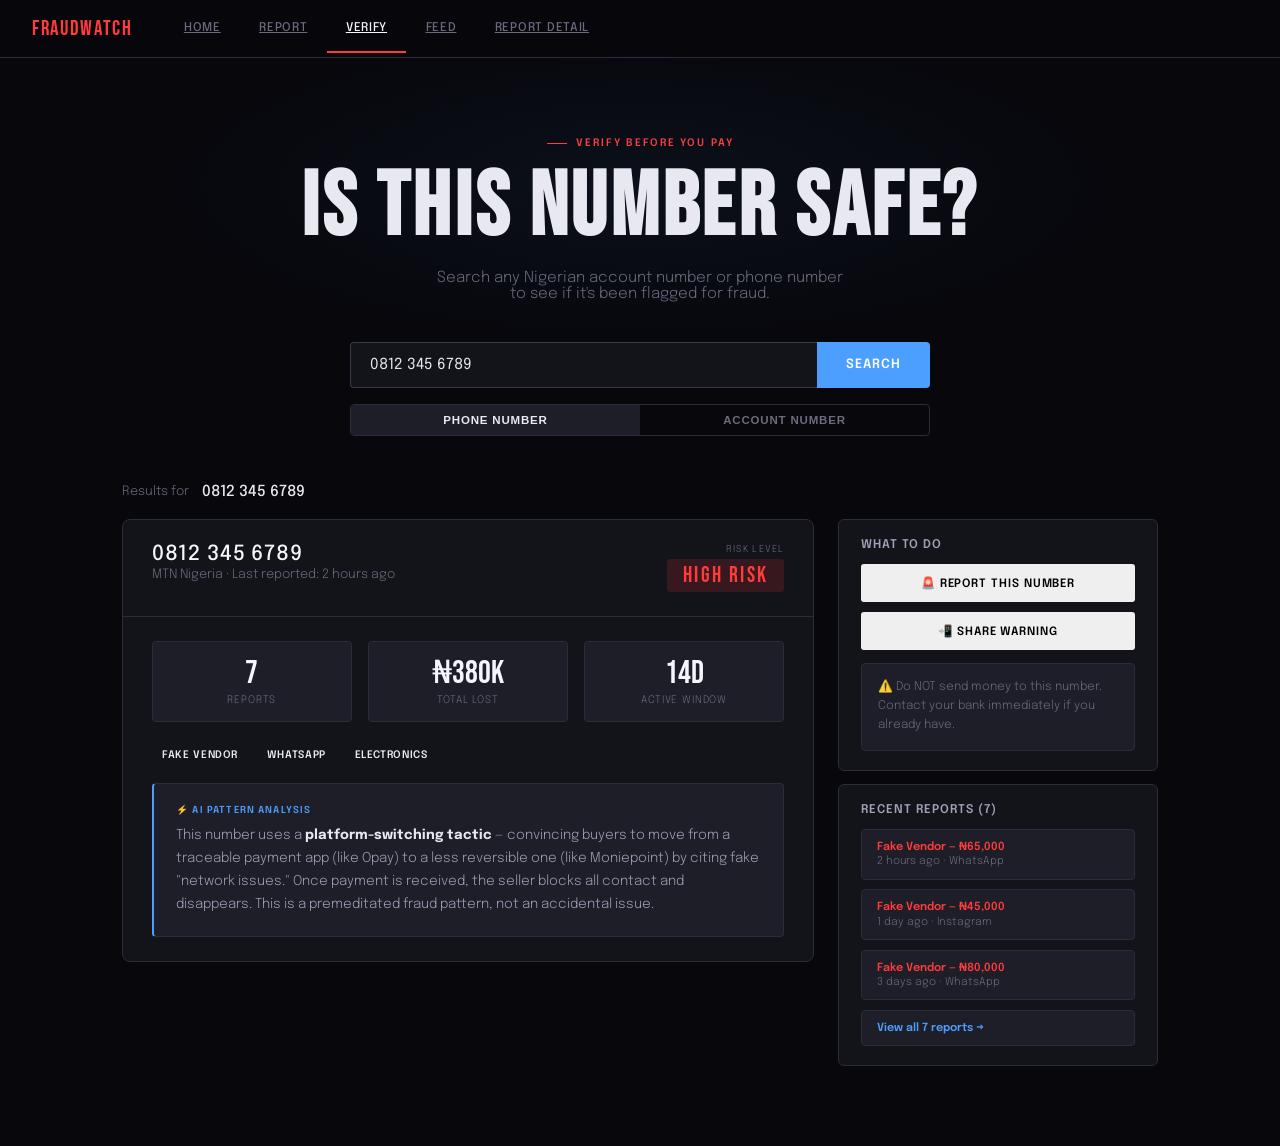
<file: verify.html>
<!DOCTYPE html>
<html lang="en">
<head>
    <meta charset="UTF-8">
    <meta name="viewport" content="width=device-width, initial-scale=1.0">
    <title>Fraudwatch|Verify</title>
    <link href="https://fonts.googleapis.com/css2?family=Bebas+Neue&family=Epilogue:ital,wght@0,300;0,400;0,500;0,600;1,300;1,400&display=swap" rel="stylesheet"/>
    <link rel="stylesheet" href="fraudwatch.css">
</head>
<body>
    <nav class="page-nav">
  <div class="nav-logo">FraudWatch</div>
  <a class="nav-tab" href="index.html">Home</a>
  <a class="nav-tab" href="report.html">Report</a>
  <a class="nav-tab active" href="verify.html">Verify</a>
  <a class="nav-tab" href="feed.html">Feed</a>
  <a class="nav-tab" href="report-detail.html">Report Detail</a>
</nav>

    
   <div id="page-verify" class="page active">

  <div class="verify-hero">
    <div class="verify-hero-bg"></div>
    <div class="eyebrow" style="justify-content:center;">Verify Before You Pay</div>
    <h1>Is this number safe?</h1>
    <p>Search any Nigerian account number or phone number to see if it's been flagged for fraud.</p>


<div class="search-bar">
  <input class="search-input" type="text" placeholder="Enter account number or phone number…" value="0812 345 6789"/>
  <button class="search-btn">Search</button>
</div>
<div class="search-tabs">
  <button class="search-tab active">Phone Number</button>
  <button class="search-tab">Account Number</button>
</div>


  </div>

  <!-- Result -->

  <div class="result-section">
    <div style="margin-bottom:1.2rem;display:flex;align-items:center;gap:0.8rem;">
      <span style="font-size:0.8rem;color:var(--muted);">Results for</span>
      <span style="font-family:'Epilogue',sans-serif;font-size:0.95rem;font-weight:500;color:var(--text);">0812 345 6789</span>
    </div>


<div class="result-main">
  <div class="result-card">
    <div class="result-header">
      <div>
        <div class="result-number">0812 345 6789</div>
        <div class="result-bank">MTN Nigeria · Last reported: 2 hours ago</div>
      </div>
      <div class="risk-badge-lg">
        <span class="risk-label-sm">Risk Level</span>
        <span class="risk-pill risk-high">HIGH RISK</span>
      </div>
    </div>
    <div class="result-body">
      <div class="result-stat-row">
        <div class="result-stat">
          <div class="result-stat-num">7</div>
          <div class="result-stat-label">Reports</div>
        </div>
        <div class="result-stat">
          <div class="result-stat-num">₦380K</div>
          <div class="result-stat-label">Total Lost</div>
        </div>
        <div class="result-stat">
          <div class="result-stat-num">14d</div>
          <div class="result-stat-label">Active Window</div>
        </div>
      </div>

      <div style="display:flex;gap:0.5rem;flex-wrap:wrap;margin-bottom:1.2rem;">
        <span class="chip chip--cat">Fake Vendor</span>
        <span class="chip chip--cat">WhatsApp</span>
        <span class="chip chip--cat">Electronics</span>
      </div>

      <div class="ai-box">
        <div class="ai-box-label">⚡ AI Pattern Analysis</div>
        <p>This number uses a <strong style="color:var(--text);">platform-switching tactic</strong> — convincing buyers to move from a traceable payment app (like Opay) to a less reversible one (like Moniepoint) by citing fake "network issues." Once payment is received, the seller blocks all contact and disappears. This is a premeditated fraud pattern, not an accidental issue.</p>
      </div>
    </div>
  </div>

  <div class="sidebar-actions">
    <div class="action-card">
      <h4>What to do</h4>
      <div style="display:flex;flex-direction:column;gap:0.6rem;">
        <button class="btn btn--primary" style="width:100%;justify-content:center;font-size:0.72rem;">🚨 Report This Number</button>
        <button class="btn btn--ghost" style="width:100%;justify-content:center;font-size:0.72rem;">📲 Share Warning</button>
      </div>
      <div class="privacy-note" style="margin-top:0.8rem;">⚠️ Do NOT send money to this number. Contact your bank immediately if you already have.</div>
    </div>

    <div class="action-card">
      <h4>Recent Reports (7)</h4>
      <div class="report-mini-list">
        <div class="report-mini">
          <div class="report-mini-type">Fake Vendor — ₦65,000</div>
          <div class="report-mini-date">2 hours ago · WhatsApp</div>
        </div>
        <div class="report-mini">
          <div class="report-mini-type">Fake Vendor — ₦45,000</div>
          <div class="report-mini-date">1 day ago · Instagram</div>
        </div>
        <div class="report-mini">
          <div class="report-mini-type">Fake Vendor — ₦80,000</div>
          <div class="report-mini-date">3 days ago · WhatsApp</div>
        </div>
        <div class="report-mini" style="cursor:pointer;">
          <div class="report-mini-type" style="color:var(--info);">View all 7 reports →</div>
        </div>
      </div>
    </div>
  </div>
</div>


  </div>

</div>
 
</body>
</html>
</file>
<file: fraudwatch.css>
*{
    margin: 0;
    padding: 0;
    box-sizing: border-box;

}
:root {
  --ink:       #0A0A0F;
  --ink2:      #13131A;
  --ink3:      #1E1E28;
  --border:    #2C2C3A;
  --border2:   #3A3A4C;
  --muted:     #6B6B80;
  --soft:      #A0A0B8;
  --text:      #E8E8F0;
  --white:     #F5F5FF;
  --signal:    #FF3B3B;
  --signal2:   #CC2A2A;
  --safe:      #00D68F;
  --warn:      #FFB800;
  --info:      #4D9FFF;
  --glow: 0 0 40px rgba(255,59,59,0.12);
}

*, *::before, *::after { margin:0; padding:0; box-sizing:border-box; }

body {
background: #07070C;
color: var(--text);
font-family: 'Epilogue', sans-serif;
font-weight: 300;
}

/* ═══════════════════════════════════════
NAV (tab switcher)
═══════════════════════════════════════ */
.page-nav {
position: sticky;
top: 0;
z-index: 1000;
background: rgba(7,7,12,0.92);
backdrop-filter: blur(16px);
border-bottom: 1px solid var(--border);
display: flex;
align-items: center;
gap: 0;
padding: 0 2rem;
overflow-x: auto;
}

.nav-logo {
font-family: 'Bebas Neue', sans-serif;
font-size: 1.3rem;
letter-spacing: 0.08em;
color: var(--signal);
margin-right: 2rem;
white-space: nowrap;
padding: 1rem 0;
}

.nav-tab {
font-family: 'Epilogue', sans-serif;
font-size: 0.75rem;
font-weight: 500;
letter-spacing: 0.06em;
text-transform: uppercase;
color: var(--muted);
padding: 1.1rem 1.2rem;
cursor: pointer;
border-bottom: 2px solid transparent;
white-space: nowrap;
transition: color 0.2s, border-color 0.2s;
background: none;
border-top: none;
border-left: none;
border-right: none;
}

.nav-tab:hover { color: var(--soft); }
.nav-tab.active { color: var(--white); border-bottom-color: var(--signal); }

/* ═══════════════════════════════════════
PAGE CONTAINERS
═══════════════════════════════════════ */
.page { display: none; }
.page.active { display: block; }

/* ══════════════════════════════════
═══════════════════════════════════════ */
.container { max-width: 1100px; margin: 0 auto; padding: 0 2rem; }
.container-narrow { max-width: 720px; margin: 0 auto; padding: 0 2rem; }

.eyebrow {
font-size: 0.65rem;
font-weight: 600;
letter-spacing: 0.18em;
text-transform: uppercase;
color: var(--signal);
display: flex;
align-items: center;
gap: 0.6rem;
margin-bottom: 1rem;
}

.eyebrow::before {
content: '';
display: inline-block;
width: 20px; height: 1px;
background: var(--signal);
}

.btn {
display: inline-flex;
align-items: center;
gap: 0.5rem;
font-family: 'Epilogue', sans-serif;
font-size: 0.8rem;
font-weight: 600;
letter-spacing: 0.08em;
text-transform: uppercase;
padding: 0.75rem 1.6rem;
border-radius: 3px;
cursor: pointer;
border: none;
transition: all 0.2s;
}

.btn-primary {
background: var(--signal);
color: white;
}
.btn–primary:hover { background: var(--signal2); transform: translateY(-1px); }

.btn–ghost {
background: transparent;
color: var(--text);
border: 1px solid var(--border2);
}
.btn–ghost:hover { border-color: var(--soft); color: var(--white); }

.btn–safe {
background: var(--safe);
color: var(--ink);
}

.chip {
display: inline-flex;
align-items: center;
gap: 0.35rem;
font-size: 0.65rem;
font-weight: 600;
letter-spacing: 0.06em;
text-transform: uppercase;
padding: 0.25rem 0.65rem;
border-radius: 2px;
}

.chip–high { background: rgba(255,59,59,0.15); color: var(--signal); }
.chip–medium { background: rgba(255,184,0,0.15); color: var(--warn); }
.chip–low { background: rgba(0,214,143,0.15); color: var(--safe); }
.chip–cat { background: rgba(77,159,255,0.12); color: var(--info); }

/* noise grain overlay */
.grain::after {
content: '';
position: absolute;
inset: 0;
background-image: url("data:image/svg+xml,%3Csvg viewBox='0 0 256 256' xmlns='http://www.w3.org/2000/svg'%3E%3Cfilter id='noise'%3E%3CfeTurbulence type='fractalNoise' baseFrequency='0.9' numOctaves='4' stitchTiles='stitch'/%3E%3C/filter%3E%3Crect width='100%25' height='100%25' filter='url(%23noise)' opacity='0.04'/%3E%3C/svg%3E");
pointer-events: none;
opacity: 0.4;
}

/* form elements */
.form-group { display: flex; flex-direction: column; gap: 0.5rem; margin-bottom: 1.4rem; }

.form-label {
font-size: 0.72rem;
font-weight: 600;
letter-spacing: 0.1em;
text-transform: uppercase;
color: var(--soft);
}

.form-input, .form-select, .form-textarea {
background: var(--ink3);
border: 1px solid var(--border);
border-radius: 4px;
color: var(--text);
font-family: 'Epilogue', sans-serif;
font-size: 0.9rem;
font-weight: 300;
padding: 0.75rem 1rem;
outline: none;
transition: border-color 0.2s;
width: 100%;
}

.form-input:focus, .form-select:focus, .form-textarea:focus {
border-color: var(--signal);
}

.form-input::placeholder { color: var(--muted); }
.form-textarea { resize: vertical; min-height: 110px; }
.form-select { appearance: none; cursor: pointer; }

/* cards */
.card {
background: var(--ink2);
border: 1px solid var(--border);
border-radius: 6px;
padding: 1.4rem 1.6rem;
transition: border-color 0.2s;
}
.card:hover { border-color: var(--border2); }

/* divider */
.divider { height: 1px; background: var(--border); margin: 2.5rem 0; }

/* ═══════════════════════════════════════
PAGE 1 — LANDING
═══════════════════════════════════════ */
#page-landing {
animation: fadeIn 0.4s ease;
}

.hero {
min-height: 88vh;
display: flex;
flex-direction: column;
justify-content: center;
position: relative;
overflow: hidden;
padding: 6rem 2rem 4rem;
}

.hero-bg {
position: absolute;
inset: 0;
background:
radial-gradient(ellipse 60% 50% at 70% 40%, rgba(255,59,59,0.07) 0%, transparent 70%),
radial-gradient(ellipse 40% 40% at 20% 70%, rgba(77,159,255,0.04) 0%, transparent 60%);
pointer-events: none;
}

.hero-grid-lines {
position: absolute;
inset: 0;
background-image:
linear-gradient(var(--border) 1px, transparent 1px),
linear-gradient(90deg, var(--border) 1px, transparent 1px);
background-size: 80px 80px;
opacity: 0.25;
pointer-events: none;
mask-image: radial-gradient(ellipse 80% 80% at 50% 50%, black 20%, transparent 70%);
}

.hero-inner {
position: relative;
z-index: 1;
max-width: 800px;
}

.hero-title {
font-family: 'Bebas Neue', sans-serif;
font-size: clamp(4.5rem, 10vw, 9rem);
line-height: 0.92;
letter-spacing: 0.02em;
color: var(--white);
margin-bottom: 1.8rem;
}

.hero-title em {
font-style: normal;
color: var(--signal);
-webkit-text-stroke: 0px;
}

.hero-title .outline {
-webkit-text-stroke: 1.5px rgba(255,255,255,0.2);
color: transparent;
}

.hero-sub {
font-size: 1.05rem;
line-height: 1.75;
color: var(--soft);
max-width: 520px;
margin-bottom: 2.5rem;
}

.hero-sub strong { color: var(--text); font-weight: 500; }

.hero-actions { display: flex; gap: 1rem; flex-wrap: wrap; }

.hero-stats {
display: flex;
gap: 3rem;
margin-top: 5rem;
padding-top: 2.5rem;
border-top: 1px solid var(--border);
flex-wrap: wrap;
}

.stat-item { display: flex; flex-direction: column; gap: 0.3rem; }

.stat-num {
font-family: 'Bebas Neue', sans-serif;
font-size: 2.2rem;
letter-spacing: 0.04em;
color: var(--white);
line-height: 1;
}

.stat-label {
font-size: 0.72rem;
letter-spacing: 0.1em;
text-transform: uppercase;
color: var(--muted);
}

/* how it works */
.how-section {
padding: 6rem 2rem;
background: var(--ink2);
border-top: 1px solid var(--border);
border-bottom: 1px solid var(--border);
}

.steps-grid {
display: grid;
grid-template-columns: repeat(auto-fit, minmax(220px, 1fr));
gap: 2rem;
margin-top: 3rem;
}

.step-card {
position: relative;
padding: 1.8rem;
background: var(--ink);
border: 1px solid var(--border);
border-radius: 6px;
}

.step-num {
font-family: 'Bebas Neue', sans-serif;
font-size: 3.5rem;
color: var(--border2);
line-height: 1;
margin-bottom: 1rem;
}

.step-card h3 {
font-family: 'Epilogue', sans-serif;
font-size: 0.95rem;
font-weight: 600;
margin-bottom: 0.5rem;
}

.step-card p { font-size: 0.85rem; color: var(--muted); line-height: 1.65; }

/* recent alerts strip */
.alerts-strip {
padding: 5rem 2rem;
}

.alerts-list {
display: flex;
flex-direction: column;
gap: 0.8rem;
margin-top: 2rem;
}

.alert-row {
display: flex;
align-items: center;
gap: 1rem;
padding: 1rem 1.4rem;
background: var(--ink2);
border: 1px solid var(--border);
border-radius: 4px;
flex-wrap: wrap;
}

.alert-row:first-child { border-left: 2px solid var(--signal); }
.alert-row:nth-child(2) { border-left: 2px solid var(--warn); }
.alert-row:nth-child(3) { border-left: 2px solid var(--warn); }

.alert-num {
font-family: 'Epilogue', sans-serif;
font-size: 0.85rem;
font-weight: 500;
color: var(--text);
font-variant-numeric: tabular-nums;
min-width: 130px;
}

.alert-desc {
font-size: 0.82rem;
color: var(--muted);
flex: 1;
}

.alert-time {
font-size: 0.72rem;
color: var(--muted);
letter-spacing: 0.04em;
}

/* cta banner */
.cta-banner {
margin: 0 2rem 6rem;
background: var(--ink2);
border: 1px solid var(--border);
border-radius: 8px;
padding: 3.5rem 4rem;
display: flex;
align-items: center;
justify-content: space-between;
gap: 2rem;
flex-wrap: wrap;
position: relative;
overflow: hidden;
}

.cta-banner::before {
content: '';
position: absolute;
right: -50px; top: -80px;
width: 300px; height: 300px;
background: radial-gradient(circle, rgba(255,59,59,0.08) 0%, transparent 65%);
pointer-events: none;
}

.cta-banner h2 {
font-family: 'Bebas Neue', sans-serif;
font-size: 2.4rem;
letter-spacing: 0.04em;
line-height: 1.1;
}

.cta-banner p { font-size: 0.9rem; color: var(--muted); margin-top: 0.4rem; }

/* ═══════════════════════════════════════
PAGE 2 — REPORT
═══════════════════════════════════════ */
#page-report { animation: fadeIn 0.4s ease; }

.report-layout {
display: grid;
grid-template-columns: 1fr 360px;
gap: 2.5rem;
align-items: start;
padding: 4rem 2rem;
max-width: 1100px;
margin: 0 auto;
}

.report-header {
padding: 4rem 2rem 0;
max-width: 1100px;
margin: 0 auto;
}

.page-title {
font-family: 'Bebas Neue', sans-serif;
font-size: clamp(2.5rem, 5vw, 4rem);
letter-spacing: 0.04em;
line-height: 1;
margin-bottom: 0.6rem;
}

.page-sub { font-size: 0.9rem; color: var(--muted); max-width: 500px; line-height: 1.7; }

.form-card {
background: var(--ink2);
border: 1px solid var(--border);
border-radius: 8px;
padding: 2rem 2.2rem;
}

.form-card h3 {
font-family: 'Epilogue', sans-serif;
font-size: 0.8rem;
font-weight: 600;
letter-spacing: 0.1em;
text-transform: uppercase;
color: var(--soft);
margin-bottom: 1.6rem;
padding-bottom: 1rem;
border-bottom: 1px solid var(--border);
}

.input-row { display: grid; grid-template-columns: 1fr 1fr; gap: 1rem; }

.category-grid {
display: grid;
grid-template-columns: 1fr 1fr;
gap: 0.6rem;
}

.cat-btn {
padding: 0.6rem 0.8rem;
background: var(--ink3);
border: 1px solid var(--border);
border-radius: 4px;
color: var(--muted);
font-family: 'Epilogue', sans-serif;
font-size: 0.75rem;
font-weight: 500;
cursor: pointer;
text-align: left;
transition: all 0.15s;
}

.cat-btn:hover { border-color: var(--border2); color: var(--text); }
.cat-btn.selected { border-color: var(--signal); color: var(--signal); background: rgba(255,59,59,0.08); }

.sidebar-tip {
background: var(--ink2);
border: 1px solid var(--border);
border-radius: 8px;
padding: 1.6rem;
position: sticky;
top: 70px;
}

.sidebar-tip h4 {
font-size: 0.72rem;
font-weight: 600;
letter-spacing: 0.1em;
text-transform: uppercase;
color: var(--soft);
margin-bottom: 1.2rem;
}

.tip-item {
display: flex;
gap: 0.8rem;
margin-bottom: 1.2rem;
align-items: flex-start;
}

.tip-icon {
width: 28px; height: 28px;
background: var(--ink3);
border: 1px solid var(--border);
border-radius: 4px;
display: flex; align-items: center; justify-content: center;
font-size: 0.85rem;
flex-shrink: 0;
}

.tip-text { font-size: 0.8rem; color: var(--muted); line-height: 1.6; }
.tip-text strong { color: var(--text); font-weight: 500; }

.privacy-note {
margin-top: 1.5rem;
padding: 0.9rem 1rem;
background: var(--ink3);
border-radius: 4px;
font-size: 0.75rem;
color: var(--muted);
line-height: 1.6;
border: 1px solid var(--border);
}

/* ═══════════════════════════════════════
PAGE 3 — VERIFY
═══════════════════════════════════════ */
#page-verify { animation: fadeIn 0.4s ease; }

.verify-hero {
padding: 5rem 2rem 3rem;
text-align: center;
position: relative;
overflow: hidden;
}

.verify-hero-bg {
position: absolute;
inset: 0;
background: radial-gradient(ellipse 60% 60% at 50% 30%, rgba(77,159,255,0.06) 0%, transparent 65%);
pointer-events: none;
}

.verify-hero h1 {
font-family: 'Bebas Neue', sans-serif;
font-size: clamp(3rem, 7vw, 6rem);
letter-spacing: 0.04em;
line-height: 1;
margin-bottom: 1rem;
position: relative;
}

.verify-hero p {
font-size: 0.95rem;
color: var(--muted);
max-width: 420px;
margin: 0 auto 2.5rem;
position: relative;
}

.search-bar {
display: flex;
max-width: 580px;
margin: 0 auto;
position: relative;
gap: 0;
}

.search-input {
flex: 1;
background: var(--ink2);
border: 1px solid var(--border2);
border-right: none;
border-radius: 4px 0 0 4px;
color: var(--text);
font-family: 'Epilogue', sans-serif;
font-size: 0.95rem;
padding: 0.9rem 1.2rem;
outline: none;
transition: border-color 0.2s;
}

.search-input:focus { border-color: var(--info); }
.search-input::placeholder { color: var(--muted); }

.search-btn {
background: var(--info);
color: white;
border: none;
border-radius: 0 4px 4px 0;
padding: 0 1.8rem;
font-family: 'Epilogue', sans-serif;
font-size: 0.8rem;
font-weight: 600;
letter-spacing: 0.08em;
text-transform: uppercase;
cursor: pointer;
transition: background 0.2s;
}

.search-btn:hover { background: #3a8ae0; }

.search-tabs {
display: flex;
gap: 0;
max-width: 580px;
margin: 1rem auto 0;
border: 1px solid var(--border);
border-radius: 4px;
overflow: hidden;
}

.search-tab {
flex: 1;
padding: 0.55rem;
font-size: 0.72rem;
font-weight: 600;
letter-spacing: 0.07em;
text-transform: uppercase;
text-align: center;
cursor: pointer;
background: transparent;
color: var(--muted);
border: none;
transition: all 0.15s;
}

.search-tab.active {
background: var(--ink3);
color: var(--text);
}

/* result card */
.result-section {
padding: 0 2rem 5rem;
max-width: 1100px;
margin: 0 auto;
}

.result-main {
display: grid;
grid-template-columns: 1fr 320px;
gap: 1.5rem;
align-items: start;
}

.result-card {
background: var(--ink2);
border: 1px solid var(--border);
border-radius: 8px;
overflow: hidden;
}

.result-header {
padding: 1.5rem 1.8rem;
border-bottom: 1px solid var(--border);
display: flex;
align-items: flex-start;
justify-content: space-between;
gap: 1rem;
flex-wrap: wrap;
}

.result-number {
font-family: 'Epilogue', sans-serif;
font-size: 1.3rem;
font-weight: 500;
letter-spacing: 0.04em;
color: var(--white);
}

.result-bank { font-size: 0.8rem; color: var(--muted); margin-top: 0.2rem; }

.risk-badge-lg {
display: flex;
flex-direction: column;
align-items: flex-end;
gap: 0.3rem;
}

.risk-label-sm {
font-size: 0.6rem;
letter-spacing: 0.12em;
text-transform: uppercase;
color: var(--muted);
}

.risk-pill {
font-family: 'Bebas Neue', sans-serif;
font-size: 1.4rem;
letter-spacing: 0.1em;
padding: 0.2rem 1rem;
border-radius: 3px;
}

.risk-high { background: rgba(255,59,59,0.15); color: var(--signal); }
.risk-medium { background: rgba(255,184,0,0.15); color: var(--warn); }
.risk-low { background: rgba(0,214,143,0.15); color: var(--safe); }

.result-body { padding: 1.5rem 1.8rem; }

.result-stat-row {
display: grid;
grid-template-columns: repeat(3, 1fr);
gap: 1rem;
margin-bottom: 1.5rem;
}

.result-stat {
text-align: center;
padding: 1rem;
background: var(--ink3);
border-radius: 4px;
border: 1px solid var(--border);
}

.result-stat-num {
font-family: 'Bebas Neue', sans-serif;
font-size: 2rem;
color: var(--white);
line-height: 1;
}

.result-stat-label { font-size: 0.65rem; color: var(--muted); text-transform: uppercase; letter-spacing: 0.08em; margin-top: 0.3rem; }

.ai-box {
background: var(--ink3);
border: 1px solid var(--border);
border-left: 2px solid var(--info);
border-radius: 4px;
padding: 1.2rem 1.4rem;
margin-top: 1.2rem;
}

.ai-box-label {
font-size: 0.6rem;
font-weight: 600;
letter-spacing: 0.12em;
text-transform: uppercase;
color: var(--info);
margin-bottom: 0.6rem;
}

.ai-box p { font-size: 0.85rem; color: var(--soft); line-height: 1.7; }

.sidebar-actions {
display: flex;
flex-direction: column;
gap: 0.8rem;
}

.action-card {
background: var(--ink2);
border: 1px solid var(--border);
border-radius: 6px;
padding: 1.2rem 1.4rem;
}

.action-card h4 {
font-size: 0.75rem;
font-weight: 600;
letter-spacing: 0.08em;
text-transform: uppercase;
color: var(--soft);
margin-bottom: 0.8rem;
}

.report-mini-list {
display: flex;
flex-direction: column;
gap: 0.6rem;
}

.report-mini {
padding: 0.7rem 0.9rem;
background: var(--ink3);
border-radius: 4px;
border: 1px solid var(--border);
}

.report-mini-type { font-size: 0.7rem; font-weight: 600; color: var(--signal); }
.report-mini-date { font-size: 0.68rem; color: var(--muted); margin-top: 0.15rem; }

/* ═══════════════════════════════════════
PAGE 4 — SCAM FEED
═══════════════════════════════════════ */
#page-feed { animation: fadeIn 0.4s ease; }

.feed-layout {
display: grid;
grid-template-columns: 1fr 280px;
gap: 2rem;
padding: 3rem 2rem 5rem;
max-width: 1100px;
margin: 0 auto;
align-items: start;
}

.feed-header {
padding: 4rem 2rem 0;
max-width: 1100px;
margin: 0 auto;
display: flex;
align-items: flex-end;
justify-content: space-between;
flex-wrap: wrap;
gap: 1rem;
}

.feed-filters {
display: flex;
gap: 0.5rem;
flex-wrap: wrap;
margin-top: 1.2rem;
}

.filter-pill {
font-size: 0.7rem;
font-weight: 500;
letter-spacing: 0.05em;
padding: 0.35rem 0.9rem;
border-radius: 20px;
border: 1px solid var(--border);
background: transparent;
color: var(--muted);
cursor: pointer;
transition: all 0.15s;
}

.filter-pill:hover { border-color: var(--border2); color: var(--text); }
.filter-pill.active { background: var(--signal); border-color: var(--signal); color: white; }

.feed-list { display: flex; flex-direction: column; gap: 1rem; }

.feed-card {
background: var(--ink2);
border: 1px solid var(--border);
border-radius: 6px;
padding: 1.4rem 1.6rem;
transition: border-color 0.2s;
cursor: pointer;
}

.feed-card:hover { border-color: var(--border2); }
.feed-card.pinned { border-left: 2px solid var(--signal); }

.feed-card-top {
display: flex;
align-items: center;
justify-content: space-between;
margin-bottom: 0.8rem;
gap: 1rem;
flex-wrap: wrap;
}

.feed-card-meta {
display: flex;
align-items: center;
gap: 0.6rem;
flex-wrap: wrap;
}

.feed-card-time { font-size: 0.7rem; color: var(--muted); }

.feed-number {
font-family: 'Epilogue', sans-serif;
font-size: 1rem;
font-weight: 500;
color: var(--text);
margin-bottom: 0.4rem;
}

.feed-desc {
font-size: 0.85rem;
color: var(--muted);
line-height: 1.65;
margin-bottom: 1rem;
}

.feed-card-footer {
display: flex;
align-items: center;
justify-content: space-between;
flex-wrap: wrap;
gap: 0.5rem;
}

.vote-row { display: flex; align-items: center; gap: 0.5rem; }

.vote-btn {
font-size: 0.7rem;
padding: 0.3rem 0.7rem;
background: var(--ink3);
border: 1px solid var(--border);
border-radius: 3px;
color: var(--muted);
cursor: pointer;
transition: all 0.15s;
}

.vote-btn:hover { border-color: var(--border2); color: var(--text); }
.view-link { font-size: 0.75rem; color: var(--info); cursor: pointer; }

/* feed sidebar */
.feed-sidebar { display: flex; flex-direction: column; gap: 1.2rem; position: sticky; top: 70px; }

.sidebar-card {
background: var(--ink2);
border: 1px solid var(--border);
border-radius: 6px;
padding: 1.3rem 1.4rem;
}

.sidebar-card h4 {
font-size: 0.68rem;
font-weight: 600;
letter-spacing: 0.12em;
text-transform: uppercase;
color: var(--soft);
margin-bottom: 1rem;
}

.stat-pill-row { display: flex; flex-direction: column; gap: 0.6rem; }

.stat-pill {
display: flex;
align-items: center;
justify-content: space-between;
padding: 0.6rem 0.8rem;
background: var(--ink3);
border-radius: 4px;
font-size: 0.78rem;
}

.stat-pill-label { color: var(--muted); }
.stat-pill-val { font-weight: 600; color: var(--text); font-variant-numeric: tabular-nums; }

.top-scam-row {
display: flex;
align-items: center;
gap: 0.7rem;
padding: 0.5rem 0;
border-bottom: 1px solid var(--border);
}

.top-scam-row:last-child { border-bottom: none; }

.top-scam-rank {
font-family: 'Bebas Neue', sans-serif;
font-size: 1.1rem;
color: var(--border2);
min-width: 20px;
}

.top-scam-name { font-size: 0.8rem; color: var(--text); flex: 1; }
.top-scam-count { font-size: 0.72rem; color: var(--signal); font-weight: 600; }

/* ═══════════════════════════════════════
PAGE 5 — SINGLE REPORT
═══════════════════════════════════════ */
#page-detail { animation: fadeIn 0.4s ease; }

.detail-layout {
display: grid;
grid-template-columns: 1fr 320px;
gap: 2rem;
padding: 3rem 2rem 5rem;
max-width: 1100px;
margin: 0 auto;
align-items: start;
}

.breadcrumb {
padding: 2rem 2rem 0;
max-width: 1100px;
margin: 0 auto;
font-size: 0.75rem;
color: var(--muted);
display: flex;
align-items: center;
gap: 0.5rem;
}

.breadcrumb span { color: var(--text); }

.detail-main-card {
background: var(--ink2);
border: 1px solid var(--border);
border-radius: 8px;
overflow: hidden;
}

.detail-card-header {
padding: 2rem 2.2rem;
border-bottom: 1px solid var(--border);
background: var(--ink3);
}

.detail-card-header-top {
display: flex;
justify-content: space-between;
align-items: flex-start;
flex-wrap: wrap;
gap: 1rem;
margin-bottom: 1.2rem;
}

.detail-number {
font-family: 'Epilogue', sans-serif;
font-size: 1.5rem;
font-weight: 500;
letter-spacing: 0.04em;
}

.detail-meta-chips { display: flex; gap: 0.5rem; flex-wrap: wrap; margin-top: 0.6rem; }

.detail-card-body { padding: 1.8rem 2.2rem; }

.detail-section { margin-bottom: 1.8rem; }

.detail-section-title {
font-size: 0.65rem;
font-weight: 600;
letter-spacing: 0.14em;
text-transform: uppercase;
color: var(--muted);
margin-bottom: 0.7rem;
}

.detail-section p {
font-size: 0.9rem;
color: var(--soft);
line-height: 1.75;
}

.timeline-entry {
display: grid;
grid-template-columns: 100px 1fr;
gap: 1rem;
padding: 0.9rem 0;
border-bottom: 1px solid var(--border);
font-size: 0.82rem;
}

.timeline-entry:last-child { border-bottom: none; }
.timeline-entry-time { color: var(--muted); }
.timeline-entry-event { color: var(--text); }

/* AI analysis block */
.ai-analysis {
background: linear-gradient(135deg, rgba(77,159,255,0.05) 0%, rgba(77,159,255,0.02) 100%);
border: 1px solid rgba(77,159,255,0.2);
border-radius: 6px;
padding: 1.6rem;
margin-bottom: 1.8rem;
}

.ai-header {
display: flex;
align-items: center;
gap: 0.7rem;
margin-bottom: 1.2rem;
}

.ai-dot {
width: 8px; height: 8px;
border-radius: 50%;
background: var(--info);
box-shadow: 0 0 8px var(--info);
animation: pulse 2s infinite;
}

@keyframes pulse {
0%, 100% { opacity: 1; }
50% { opacity: 0.4; }
}

.ai-header-text {
font-size: 0.68rem;
font-weight: 600;
letter-spacing: 0.12em;
text-transform: uppercase;
color: var(--info);
}

.ai-tactic {
font-size: 0.88rem;
color: var(--soft);
line-height: 1.75;
margin-bottom: 1.2rem;
}

.warning-list { display: flex; flex-direction: column; gap: 0.6rem; }

.warning-item {
display: flex;
gap: 0.7rem;
align-items: flex-start;
padding: 0.7rem 0.9rem;
background: rgba(255,59,59,0.06);
border-radius: 4px;
border: 1px solid rgba(255,59,59,0.12);
}

.warning-icon { font-size: 0.85rem; flex-shrink: 0; margin-top: 0.1rem; }
.warning-text { font-size: 0.8rem; color: var(--soft); line-height: 1.55; }

/* detail sidebar */
.detail-sidebar { display: flex; flex-direction: column; gap: 1.2rem; position: sticky; top: 70px; }

.share-buttons { display: flex; flex-direction: column; gap: 0.6rem; }

.share-btn {
width: 100%;
padding: 0.7rem 1rem;
border-radius: 4px;
font-family: 'Epilogue', sans-serif;
font-size: 0.75rem;
font-weight: 600;
letter-spacing: 0.07em;
text-transform: uppercase;
cursor: pointer;
border: 1px solid var(--border);
transition: all 0.15s;
text-align: center;
}

.share-whatsapp { background: rgba(37,211,102,0.1); color: #25D366; border-color: rgba(37,211,102,0.2); }
.share-whatsapp:hover { background: rgba(37,211,102,0.18); }
.share-copy { background: var(--ink3); color: var(--soft); }
.share-copy:hover { border-color: var(--border2); color: var(--text); }

.reporter-note {
padding: 0.9rem 1rem;
background: var(--ink3);
border-radius: 4px;
font-size: 0.75rem;
color: var(--muted);
line-height: 1.6;
border: 1px solid var(--border);
}

/* ═══════════════════════════════════════
ANIMATION
═══════════════════════════════════════ */
@keyframes fadeIn {
from { opacity: 0; transform: translateY(6px); }
to { opacity: 1; transform: translateY(0); }
}

/* ═══════════════════════════════════════
RESPONSIVE
═══════════════════════════════════════ */
@media (max-width: 768px) {
.report-layout,
.result-main,
.feed-layout,
.detail-layout { grid-template-columns: 1fr; }
.input-row { grid-template-columns: 1fr; }
.result-stat-row { grid-template-columns: repeat(3,1fr); }
.feed-sidebar, .detail-sidebar { position: static; }
.sidebar-tip { display: none; }
.hero-stats { gap: 2rem; }
.cta-banner { padding: 2rem; }
}
</file>
